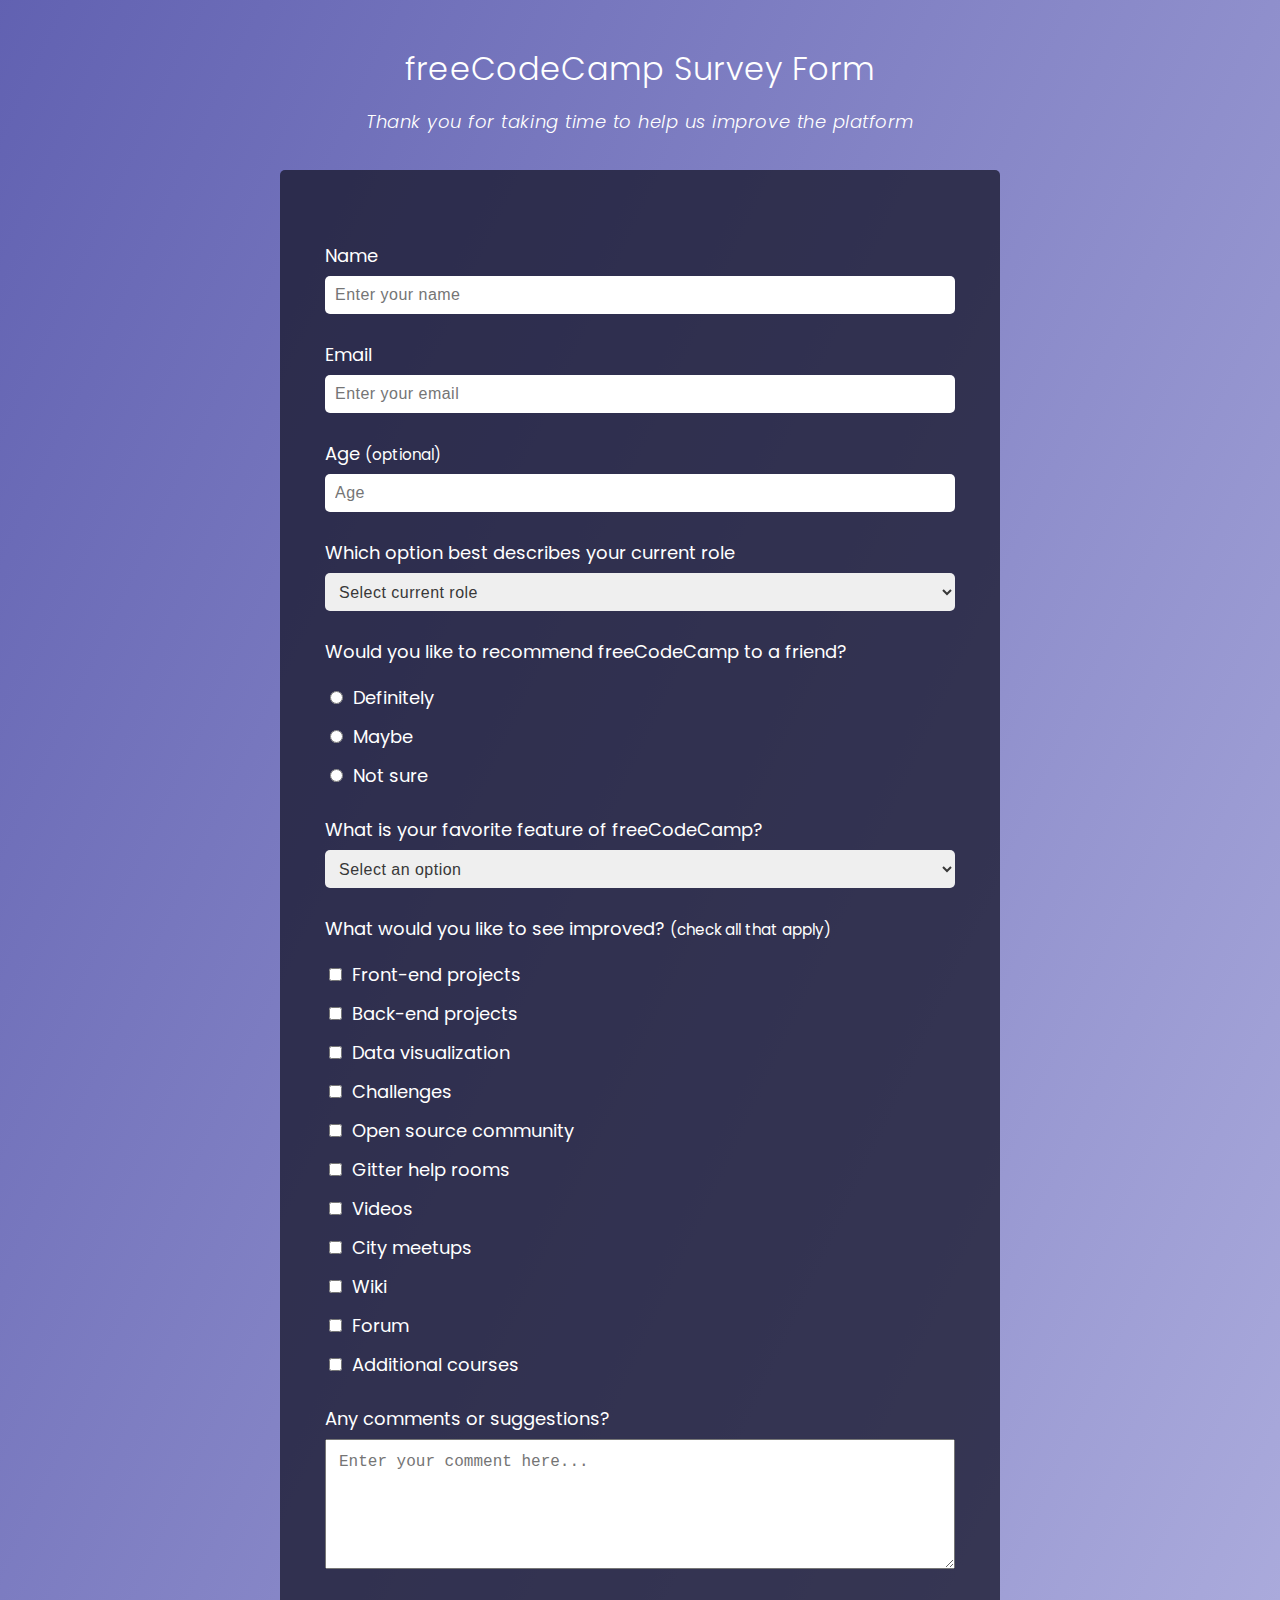
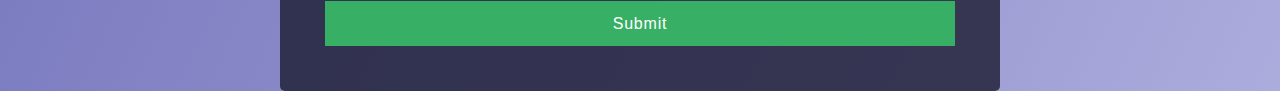
<file: Survey Form/index.html>
<!DOCTYPE html>
<html lang="en">
  <head>
    <meta charset="UTF-8" />
    <meta name="viewport" content="width=device-width, initial-scale=1.0" />
    <meta http-equiv="X-UA-Compatible" content="ie=edge" />
    <link rel="stylesheet" href="./style.css"">
    <title>Survey Form</title>
  </head>
  <body>
    <div class="container">
      <h1 id="title" class="survey-title">freeCodeCamp Survey Form</h1>
      <p id="description">
        Thank you for taking time to help us improve the platform
      </p>
      <div class="form-section">
        <form id="survey-form" action="">
          <div class="label-div">
            <label id="name-label" for="name">Name</label>
          </div>
          <div class="input-div">
            <input
              type="text"
              name="name"
              id="name"
              placeholder="Enter your name"
              required
            />
          </div>
          <div class="label-div">
            <label id="email-label" for="email">Email</label>
          </div>
          <div class="input-div">
            <input
              type="email"
              name="email"
              id="email"
              placeholder="Enter your email"
              required
            />
          </div>
          <div class="label-div">
            <label id="number-label" for="number"
              >Age <span class="description-small">(optional)</span></label
            >
          </div>
          <div class="input-div">
            <input
              type="number"
              name="age"
              id="number"
              min="1"
              max="99"
              placeholder="Age"
            />
          </div>
          <div class="label-div">
            <label for="dropdown"
              >Which option best describes your current role</label
            >
          </div>
          <div class="input-div">
            <select name="current-role" id="dropdown">
              <option value="" selected>Select current role</option>
              <option value="student">Student</option>
              <option value="full-time-job">Full time job</option>
              <option value="full-time-learner">Full time learner</option>
              <option value="prefer-not-to-say">Prefer not to say</option>
              <option value="other">Other</option>
            </select>
          </div>
          <div class="label-div">
            <label for=""
              >Would you like to recommend freeCodeCamp to a friend?</label
            >
          </div>
          <div class="input-div-radio">
            <label for="recommend"
              ><input
                type="radio"
                name="recommend"
                id="recommend"
                value="definitely"
              />Definitely</label
            >
            <label
              ><input
                type="radio"
                name="recommend"
                id="recommend"
                value="maybe"
              />Maybe</label
            >
            <label
              ><input
                type="radio"
                name="recommend"
                id="recommend"
                value="not-sure"
              />Not sure</label
            >
          </div>
          <div class="label-div">
            <label for="dropdown"
              >What is your favorite feature of freeCodeCamp?</label
            >
          </div>
          <div class="input-div">
            <select name="current-role" id="dropdown">
              <option value="" selected>Select an option</option>
              <option value="challenges">Challenges</option>
              <option value="projects">Projects</option>
              <option value="community">Community</option>
              <option value="Open source">Open source</option>
            </select>
          </div>
          <div class="label-div">
            <label
              >What would you like to see improved?
              <span class="description-small"
                >(check all that apply)</span
              ></label
            >
          </div>
          <div class="input-div-checkbox">
            <label>
              <input
                type="checkbox"
                name="improve"
                id="improve"
                value="front-end-projects"
              />Front-end projects
            </label>
            <label>
              <input
                type="checkbox"
                name="improve"
                id="improve"
                value="back-end-projects"
              />Back-end projects
            </label>
            <label>
              <input
                type="checkbox"
                name="improve"
                id="improve"
                value="data-visualization"
              />Data visualization
            </label>
            <label>
              <input
                type="checkbox"
                name="improve"
                id="improve"
                value="challenges"
              />Challenges
            </label>
            <label>
              <input
                type="checkbox"
                name="improve"
                id="improve"
                value="open-source-community"
              />Open source community
            </label>
            <label>
              <input
                type="checkbox"
                name="improve"
                id="improve"
                value="gitter-help-rooms"
              />Gitter help rooms
            </label>
            <label>
              <input
                type="checkbox"
                name="improve"
                id="improve"
                value="videos"
              />Videos
            </label>
            <label>
              <input
                type="checkbox"
                name="improve"
                id="improve"
                value="city-meetups"
              />City meetups
            </label>
            <label>
              <input
                type="checkbox"
                name="improve"
                id="improve"
                value="wiki"
              />Wiki
            </label>
            <label>
              <input
                type="checkbox"
                name="improve"
                id="improve"
                value="forum"
              />Forum
            </label>
            <label>
              <input
                type="checkbox"
                name="improve"
                id="improve"
                value="Additional courses"
              />Additional courses
            </label>
          </div>
          <div class="label-div">
            <label for="textarea">Any comments or suggestions?</label>
          </div>
          <div class="input-div">
            <textarea
              name="textarea"
              id="textarea"
              placeholder="Enter your comment here..."
            ></textarea>
          </div>
          <button id="submit" class="btn btn-submit">Submit</button>
        </form>
      </div>
    </div>
    <script src="https://cdn.freecodecamp.org/testable-projects-fcc/v1/bundle.js"></script>
  </body>
</html>
</file>
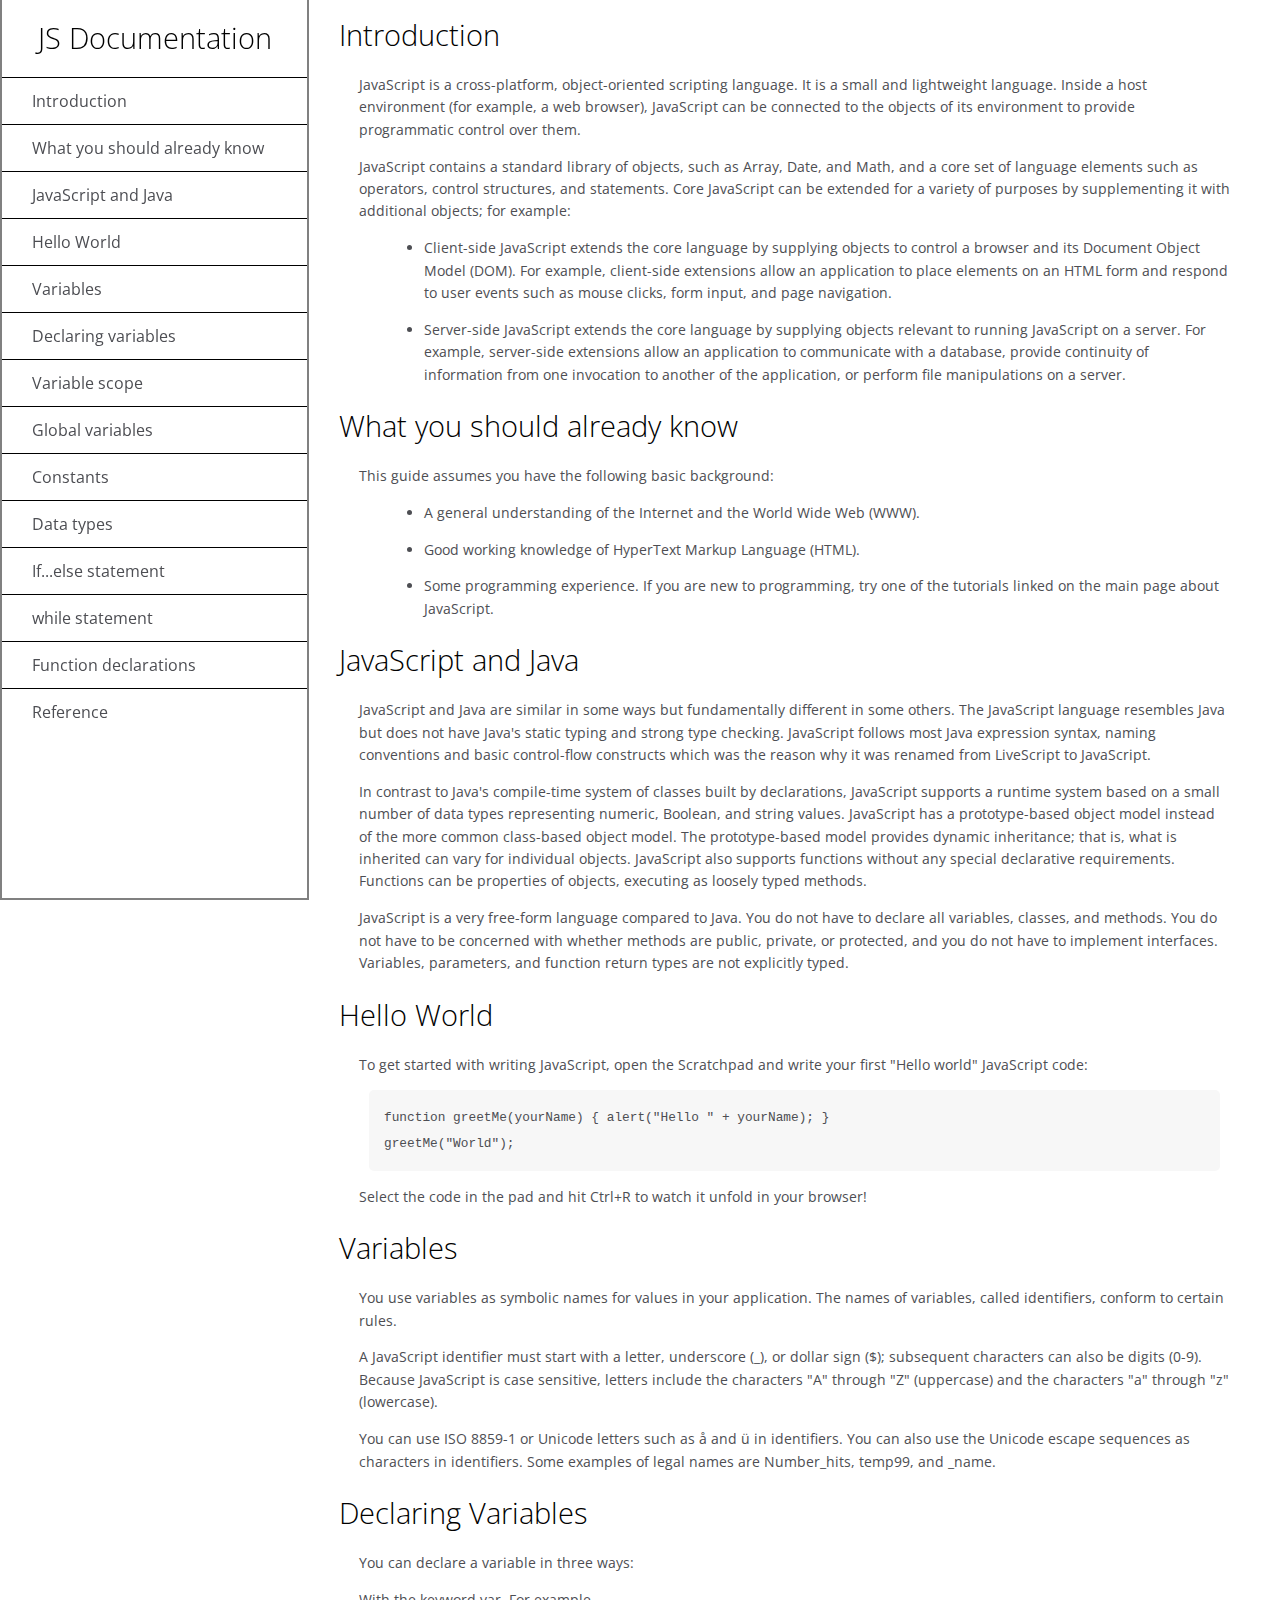
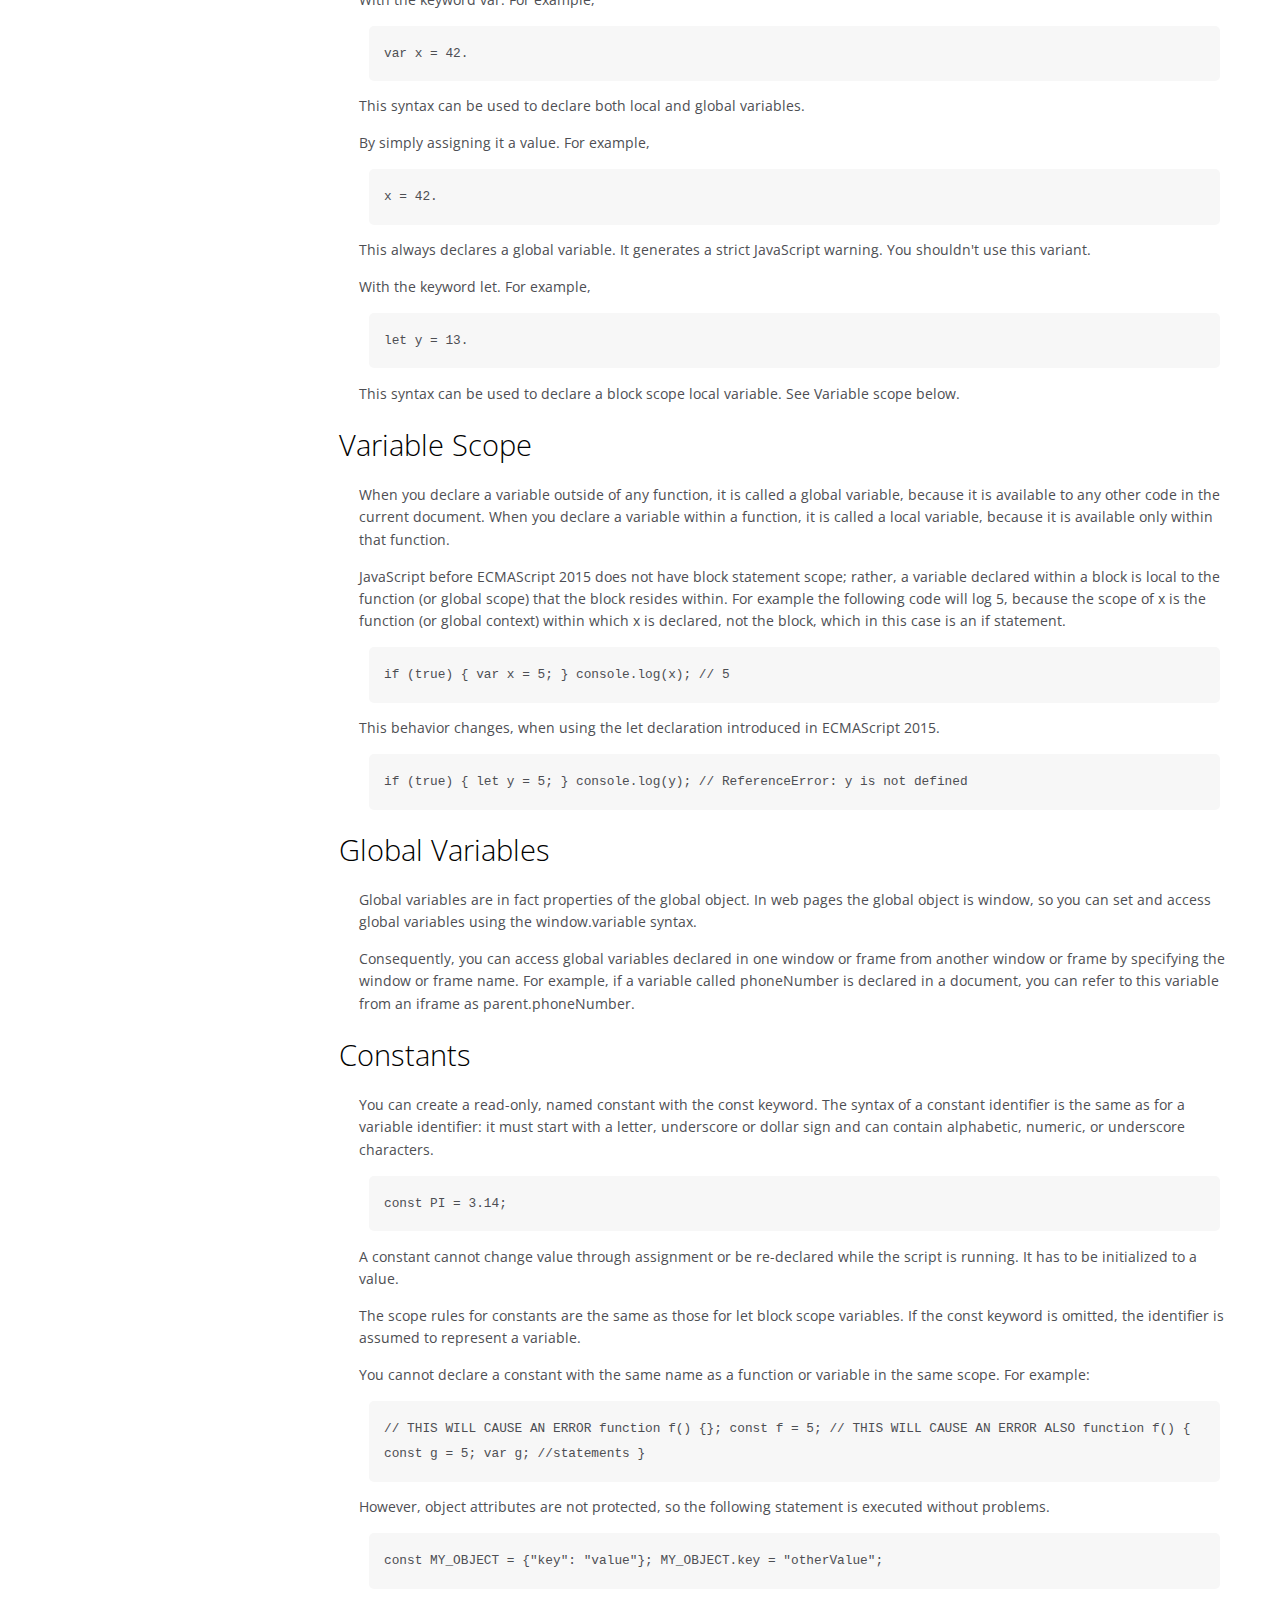
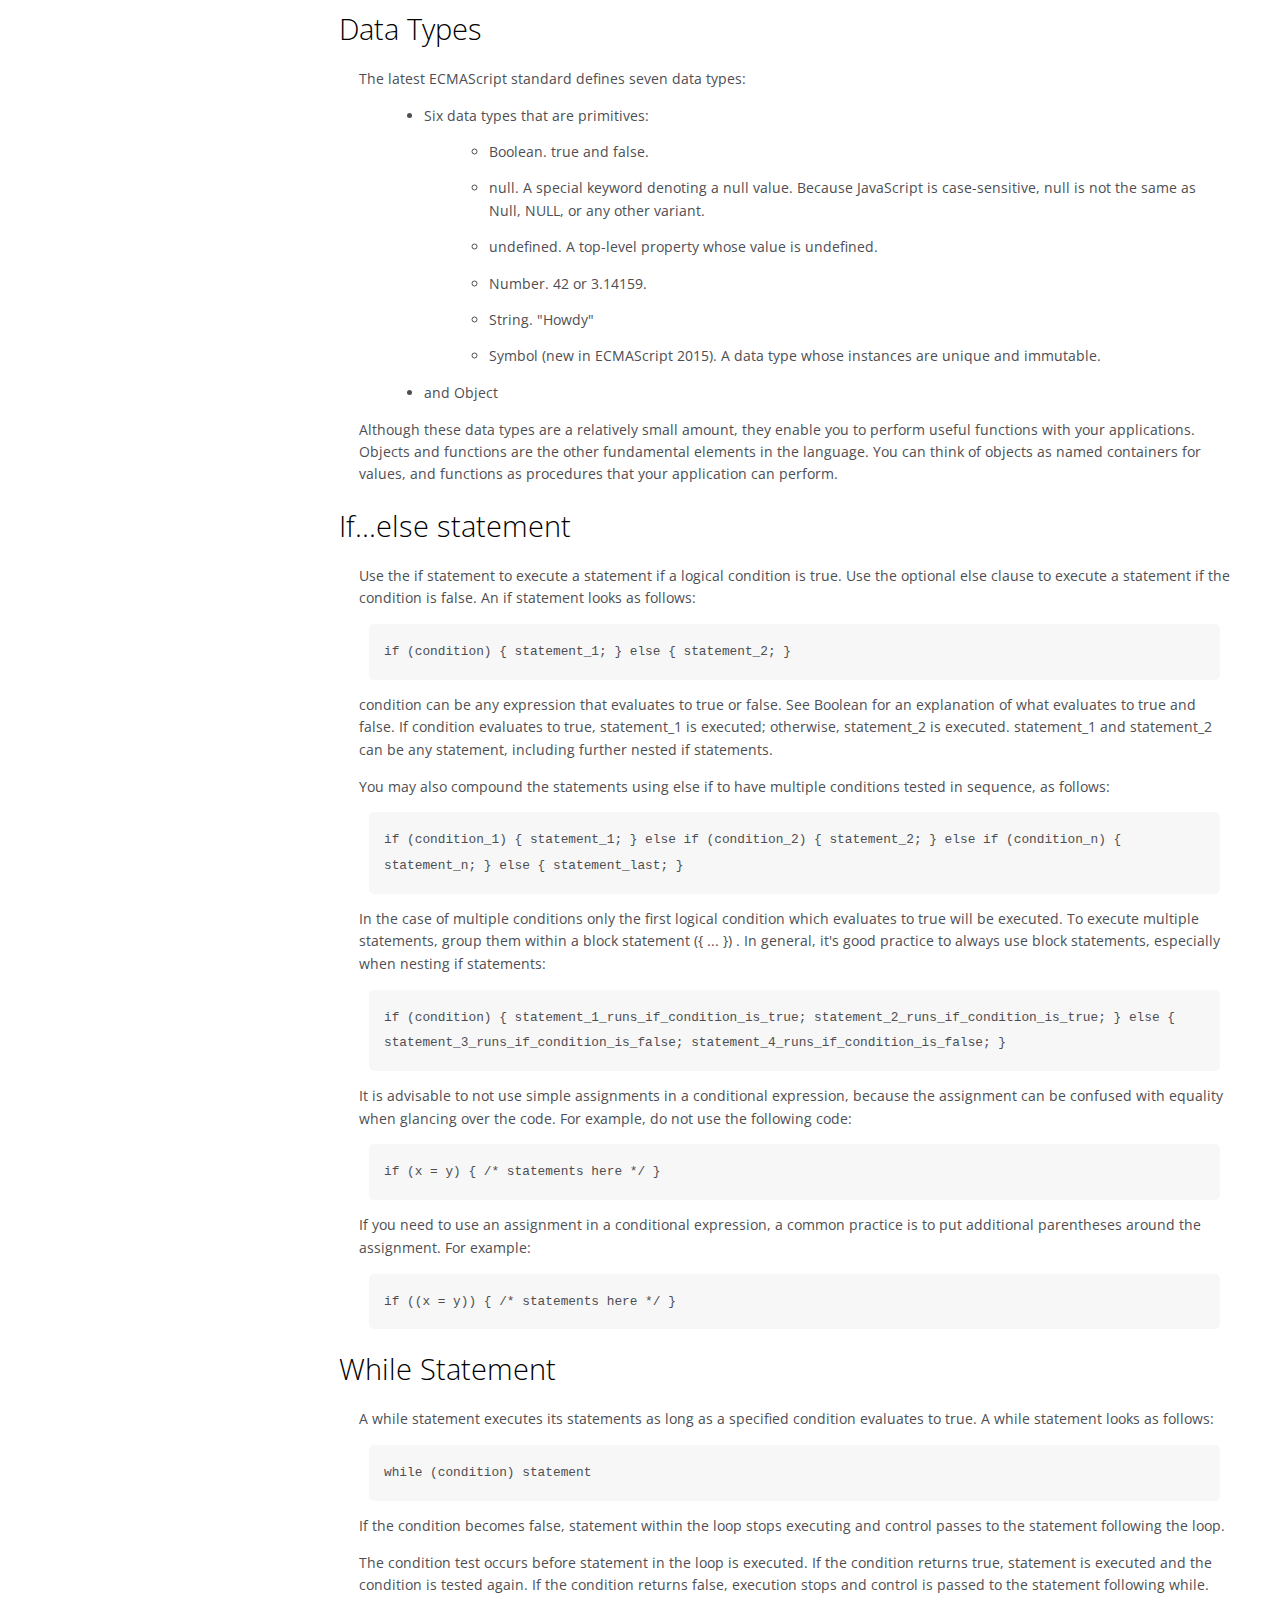
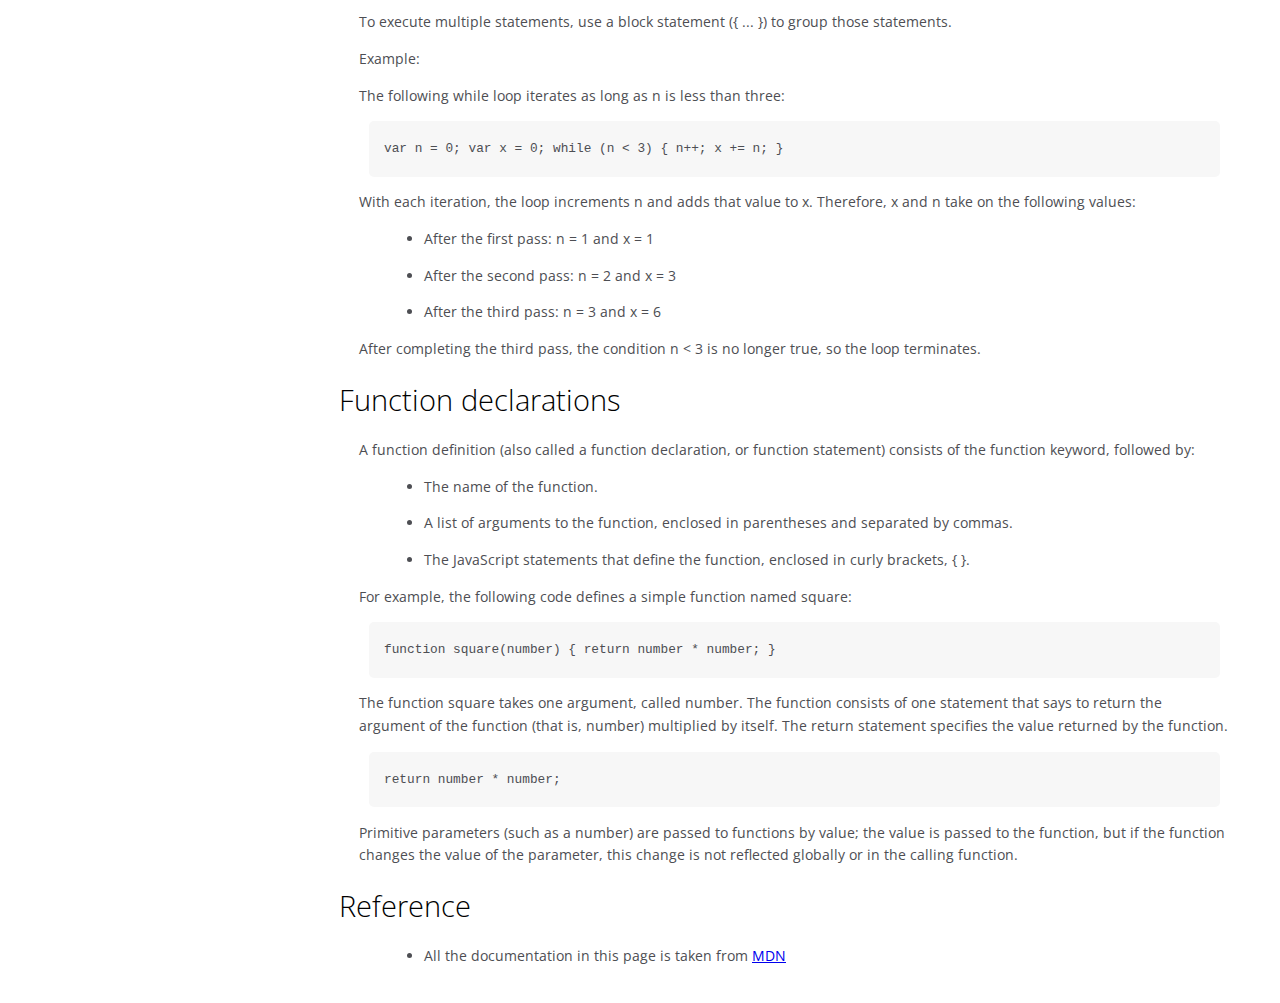
<file: Technical Documentation Page/index.html>
<!DOCTYPE html>
<html>
<head>
	<meta charset="utf-8">
	<meta name="viewport" content="width=device-width, initial-scale=1.0">
	<link rel="stylesheet" href="./style.css">
	<title>Technical Documentation Page</title>
</head>
<body>
	<nav id="navbar" class="navbar">
		<header>JS Documentation</header>
		<ul class="nav-links">
			<li><a class="nav-link" href="#introduction">Introduction</a></li>
			<li><a class="nav-link" href="#what_you_should_already_know">What you should already know</a></li>
			<li><a class="nav-link" href="#javaScript_and_Java">JavaScript and Java</a></li>
			<li><a class="nav-link" href="#hello_World">Hello World</a></li>
			<li><a class="nav-link" href="#variables">Variables</a></li>
			<li><a class="nav-link" href="#declaring_variables">Declaring variables</a></li>
			<li><a class="nav-link" href="#variable_scope">Variable scope</a></li>
			<li><a class="nav-link" href="#global_variables">Global variables</a></li>
			<li><a class="nav-link" href="#constants">Constants</a></li>
			<li><a class="nav-link" href="#data_types">Data types</a></li>
			<li><a class="nav-link" href="#if...else_statement">If...else statement</a></li>
			<li><a class="nav-link" href="#while_statement">while statement</a></li>
			<li><a class="nav-link" href="#function_declarations">Function declarations</a></li>
			<li><a class="nav-link" href="#reference">Reference</a></li>
		</ul>
	</nav>
	<main id="main-doc">
		<section id="introduction" class="main-section">
			<header class="section-heading">Introduction</header>
			<article>
				<p>
				JavaScript is a cross-platform, object-oriented scripting language. It is a small and lightweight language. Inside a host environment (for example, a web browser), JavaScript can be connected to the objects of its environment to provide programmatic control over them.</p>
				<p>JavaScript contains a standard library of objects, such as Array, Date, and Math, and a core set of language elements such as operators, control structures, and statements. Core JavaScript can be extended for a variety of purposes by supplementing it with additional objects; for example:</p>
				<ul>
					<li>
						<p>Client-side JavaScript extends the core language by supplying objects to control a browser and its Document Object Model (DOM). For example, client-side extensions allow an application to place elements on an HTML form and respond to user events such as mouse clicks, form input, and page navigation.</p>
					</li>
					<li>
						<p>Server-side JavaScript extends the core language by supplying objects relevant to running JavaScript on a server. For example, server-side extensions allow an application to communicate with a database, provide continuity of information from one invocation to another of the application, or perform file manipulations on a server.</p>
					</li>
				</ul>
			</article>
		</section>
		<section id="what_you_should_already_know" class="main-section">
			<header class="section-heading">What you should already know</header>
			<article>
				<p>This guide assumes you have the following basic background:</p>
				<ul>
					<li>
						<p>A general understanding of the Internet and the World Wide Web (WWW).</p>
					</li>
					<li>
						<p>Good working knowledge of HyperText Markup Language (HTML).</p>
					</li>
					<li>
						<p>Some programming experience. If you are new to programming, try one of the tutorials linked on the main page about JavaScript.</p>
						</li>
				</ul>
			</article>
		</section>
		<section id="javaScript_and_Java" class="main-section">
			<header class="section-heading">JavaScript and Java</header>
			<article>
				<p>JavaScript and Java are similar in some ways but fundamentally different in some others. The JavaScript language resembles Java but does not have Java's static typing and strong type checking. JavaScript follows most Java expression syntax, naming conventions and basic control-flow constructs which was the reason why it was renamed from LiveScript to JavaScript.</p>
				<p>In contrast to Java's compile-time system of classes built by declarations, JavaScript supports a runtime system based on a small number of data types representing numeric, Boolean, and string values. JavaScript has a prototype-based object model instead of the more common class-based object model. The prototype-based model provides dynamic inheritance; that is, what is inherited can vary for individual objects. JavaScript also supports functions without any special declarative requirements. Functions can be properties of objects, executing as loosely typed methods.</p>
				<p>JavaScript is a very free-form language compared to Java. You do not have to declare all variables, classes, and methods. You do not have to be concerned with whether methods are public, private, or protected, and you do not have to implement interfaces. Variables, parameters, and function return types are not explicitly typed.
				</p>
			</article>
		</section>
		<section id="hello_World" class="main-section">
			<header class="section-heading">Hello World</header>
			<article>
				<p>To get started with writing JavaScript, open the Scratchpad and write your first "Hello world" JavaScript code:</p>
				<p>
				<code>
				function greetMe(yourName) { alert("Hello " + yourName); }<br>
				greetMe("World");
				</code>
				</p>
				<p>Select the code in the pad and hit Ctrl+R to watch it unfold in your browser!</p>
			</article>
		</section>
		<section id="variables" class="main-section">
			<header class="section-heading">Variables</header>
			<article>
				<p>You use variables as symbolic names for values in your application. The names of variables, called identifiers, conform to certain rules.</p>
				<p>A JavaScript identifier must start with a letter, underscore (_), or dollar sign ($); subsequent characters can also be digits (0-9). Because JavaScript is case sensitive, letters include the characters "A" through "Z" (uppercase) and the characters "a" through "z" (lowercase).</p>
				<p>You can use ISO 8859-1 or Unicode letters such as å and ü in identifiers. You can also use the Unicode escape sequences as characters in identifiers. Some examples of legal names are Number_hits, temp99, and _name.</p>
			</article>
		</section>
		<section id="declaring_variables" class="main-section">
			<header class="section-heading">Declaring Variables</header>
			<article>
				<p>You can declare a variable in three ways:</p>
				<p>With the keyword var. For example,</p>
				<code>var x = 42.</code>
				<p>This syntax can be used to declare both local and global variables.</p>
				<p>By simply assigning it a value. For example,</p>
				<code>x = 42.</code>
				<p>This always declares a global variable. It generates a strict JavaScript warning. You shouldn't use this variant.</p>
				<p>With the keyword let. For example,</p>
				<code>let y = 13.</code>
				<p>This syntax can be used to declare a block scope local variable. See Variable scope below.</p>
			</article>
		</section>
		<section id="variable_scope" class="main-section">
			<header class="section-heading">Variable Scope</header>
			<article>
				<p>When you declare a variable outside of any function, it is called a global variable, because it is available to any other code in the current document. When you declare a variable within a function, it is called a local variable, because it is available only within that function.</p>
				<p>JavaScript before ECMAScript 2015 does not have block statement scope; rather, a variable declared within a block is local to the function (or global scope) that the block resides within. For example the following code will log 5, because the scope of x is the function (or global context) within which x is declared, not the block, which in this case is an if statement.</p>
				<code>if (true) { var x = 5; } console.log(x); // 5</code>
				<p>This behavior changes, when using the let declaration introduced in ECMAScript 2015.</p>
				<code>if (true) { let y = 5; } console.log(y); // ReferenceError: y is not
				defined</code>
			</article>
		</section>
		<section id="global_variables" class="main-section">
			<header class="section-heading">Global Variables</header>
			<article>
				<p>Global variables are in fact properties of the global object. In web pages the global object is window, so you can set and access global variables using the window.variable syntax.</p>
				<p>Consequently, you can access global variables declared in one window or frame from another window or frame by specifying the window or frame name. For example, if a variable called phoneNumber is declared in a document, you can refer to this variable from an iframe as parent.phoneNumber.</p>
			</article>
		</section>
		<section id="constants" class="main-section">
			<header class="section-heading">Constants</header>
			<article>
				<p>You can create a read-only, named constant with the const keyword. The syntax of a constant identifier is the same as for a variable identifier: it must start with a letter, underscore or dollar sign and can contain alphabetic, numeric, or underscore characters.</p>
				<code>const PI = 3.14;</code>
				<p>A constant cannot change value through assignment or be re-declared while the script is running. It has to be initialized to a value.</p>
				<p>The scope rules for constants are the same as those for let block scope variables. If the const keyword is omitted, the identifier is assumed to represent a variable.</p>
				<p>You cannot declare a constant with the same name as a function or variable in the same scope. For example:</p>
				<code>// THIS WILL CAUSE AN ERROR function f() {}; const f = 5; // THIS WILL
				CAUSE AN ERROR ALSO function f() { const g = 5; var g; //statements }</code>
				<p>However, object attributes are not protected, so the following statement is executed without problems.</p>
				<code>const MY_OBJECT = {"key": "value"}; MY_OBJECT.key = "otherValue";</code>
			</article>
		</section>
		<section id="data_types" class="main-section">
			<header class="section-heading">Data Types</header>
			<article>
				<p>The latest ECMAScript standard defines seven data types:</p>
				<ul>
					<li>Six data types that are primitives:
						<ul>
							<li>Boolean. true and false.</li>
							<li>null. A special keyword denoting a null value. Because JavaScript is case-sensitive, null is not the same as Null, NULL, or any other variant.</li>
							<li>undefined. A top-level property whose value is undefined.</li>
							<li>Number. 42 or 3.14159.</li>
							<li>String. "Howdy"</li>
							<li>Symbol (new in ECMAScript 2015). A data type whose instances are unique and immutable.</li>
						</ul>
					</li>
					<li>and Object</li>
				</ul>
				<p>Although these data types are a relatively small amount, they enable you to perform useful functions with your applications. Objects and functions are the other fundamental elements in the language. You can think of objects as named containers for values, and functions as procedures that your application can perform.</p>
			</article>
		</section>
		<section id="if...else_statement" class="main-section">
			<header class="section-heading">If...else statement</header>
			<article>
				<p>Use the if statement to execute a statement if a logical condition is true. Use the optional else clause to execute a statement if the condition is false. An if statement looks as follows:</p>
				<code>if (condition) { statement_1; } else { statement_2; }</code>
				<p>condition can be any expression that evaluates to true or false. See Boolean for an explanation of what evaluates to true and false. If condition evaluates to true, statement_1 is executed; otherwise, statement_2 is executed. statement_1 and statement_2 can be any statement, including further nested if statements.</p>
				<p>You may also compound the statements using else if to have multiple conditions tested in sequence, as follows:</p>
				<code>if (condition_1) { statement_1; } else if (condition_2) { statement_2;
				} else if (condition_n) { statement_n; } else { statement_last; }</code>
				<p>In the case of multiple conditions only the first logical condition which evaluates to true will be executed. To execute multiple statements, group them within a block statement ({ ... }) . In general, it's good practice to always use block statements, especially when nesting if statements:</p>
				<code>if (condition) { statement_1_runs_if_condition_is_true;
				statement_2_runs_if_condition_is_true; } else {
				statement_3_runs_if_condition_is_false;
				statement_4_runs_if_condition_is_false; }
				</code>
				<p>It is advisable to not use simple assignments in a conditional expression, because the assignment can be confused with equality when glancing over the code. For example, do not use the following code:</p>
				<code>if (x = y) { /* statements here */ }</code>
				<p>If you need to use an assignment in a conditional expression, a common practice is to put additional parentheses around the assignment. For example:</p>
				<code>if ((x = y)) { /* statements here */ }</code>
			</article>
		</section>
		<section id="while_statement" class="main-section">
			<header class="section-heading">While Statement</header>
			<article>
				<p>A while statement executes its statements as long as a specified condition evaluates to true. A while statement looks as follows:</p>
				<code>while (condition) statement</code>
				<p>If the condition becomes false, statement within the loop stops executing and control passes to the statement following the loop.</p>
				<p>The condition test occurs before statement in the loop is executed. If the condition returns true, statement is executed and the condition is tested again. If the condition returns false, execution stops and control is passed to the statement following while.</p>
				<p>To execute multiple statements, use a block statement ({ ... }) to group those statements.</p>
				<p>Example:</p>
				<p>The following while loop iterates as long as n is less than three:</p>
				<code>var n = 0; var x = 0; while (n < 3) { n++; x += n; }</code>
				<p>With each iteration, the loop increments n and adds that value to x. Therefore, x and n take on the following values:</p>
				<ul>
					<li>After the first pass: n = 1 and x = 1</li>
					<li>After the second pass: n = 2 and x = 3</li>
					<li>After the third pass: n = 3 and x = 6</li>
				</ul>
				<p>After completing the third pass, the condition n < 3 is no longer true, so the loop terminates.</p>
			</article>
		</section>
		<section id="function_declarations" class="main-section">
			<header class="section-heading">Function declarations</header>
			<article>
				<p>A function definition (also called a function declaration, or function statement) consists of the function keyword, followed by:</p>
				<ul>
					<li>The name of the function.</li>
					<li>A list of arguments to the function, enclosed in parentheses and separated by commas.</li>
					<li>The JavaScript statements that define the function, enclosed in curly brackets, { }.</li>
				</ul>
				<p>For example, the following code defines a simple function named square:</p>
				<code>function square(number) { return number * number; }</code>
				<p>The function square takes one argument, called number. The function consists of one statement that says to return the argument of the function (that is, number) multiplied by itself. The return statement specifies the value returned by the function.</p>
				<code>return number * number;</code>
				<p>Primitive parameters (such as a number) are passed to functions by value; the value is passed to the function, but if the function changes the value of the parameter, this change is not reflected globally or in the calling function.</p>
			</article>
		</section>
		<section id="reference" class="main-section">
			<header class="section-heading">Reference</header>
			<article>
				<ul>
					<li>All the documentation in this page is taken from <a href="https://developer.mozilla.org/en-US/docs/Web/JavaScript/Guide" target="_blank">MDN</a></li>
				</ul>
			</article>
		</section>
	</main>
	<script type="text/javascript" src="https://cdn.freecodecamp.org/testable-projects-fcc/v1/bundle.js"></script> 
</body>
</html>
</file>
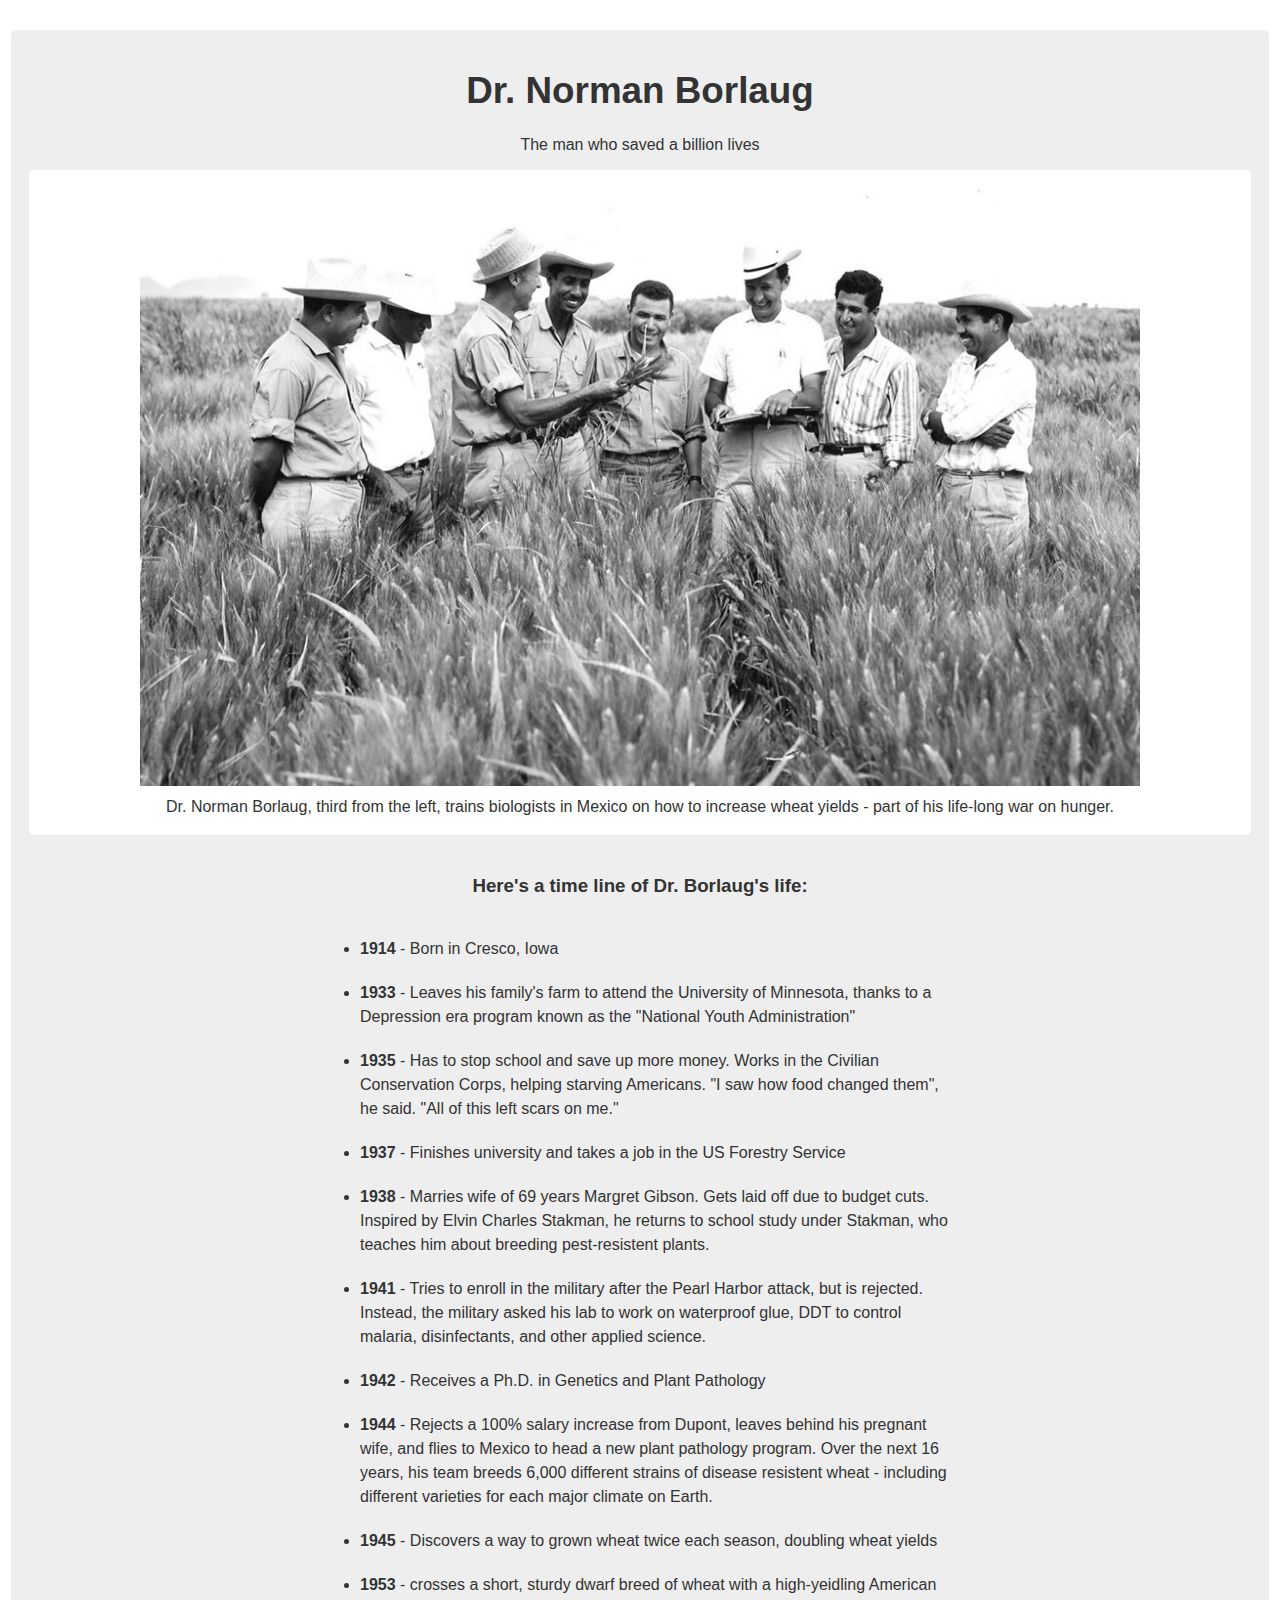
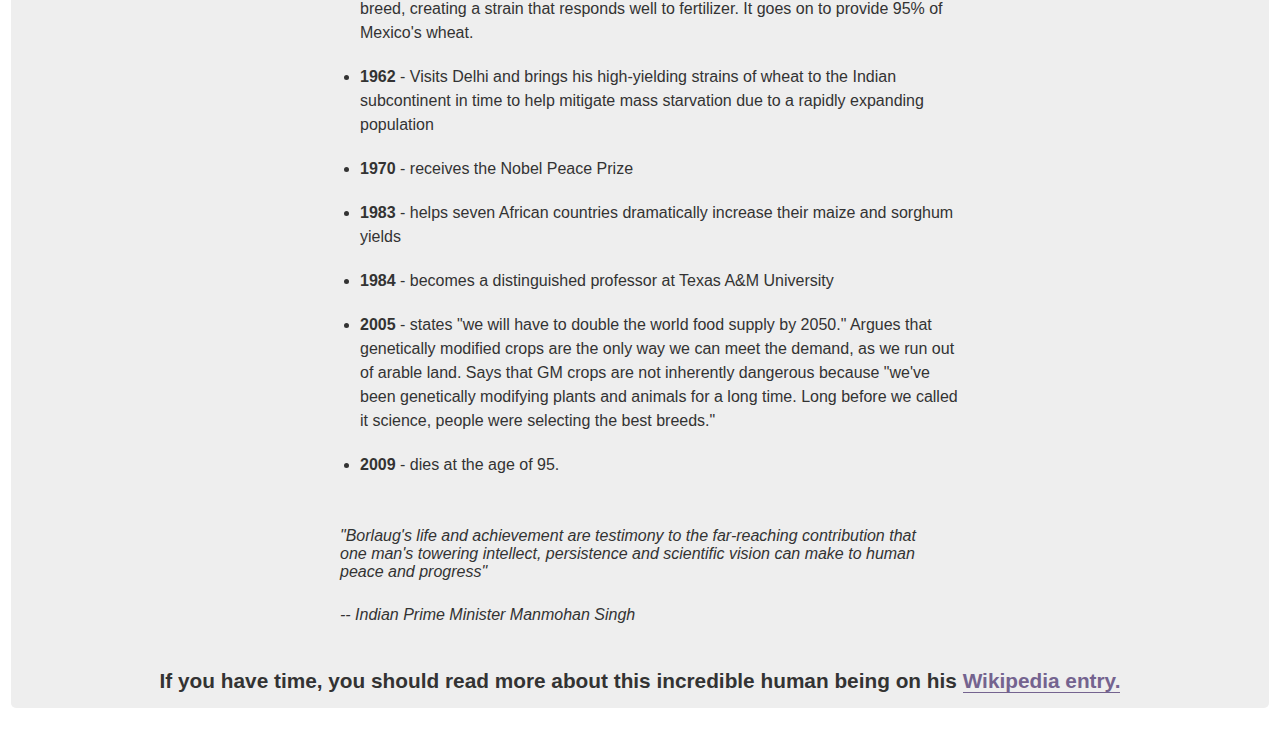
<file: Tribute Page/index.html>
<!DOCTYPE html>
<html lang="en">
  <head>
    <meta charset="UTF-8" />
    <meta name="viewport" content="width=device-width, initial-scale=1.0" />
    <meta http-equiv="X-UA-Compatible" content="ie=edge" />
    <link rel="stylesheet" href="./style.css" />
    <title>Tribute Page</title>
  </head>
  <body>
    <div id="main" class="main-div">
      <h1 id="title">Dr. Norman Borlaug</h1>
      <p>The man who saved a billion lives</p>

      <figure id="img-div">
        <div>
          <img
            src="./normalBorlaugImg.jpg"
            alt="Image of Dr. Norman and other people in wheat field"
            id="image"
          />
          <figcaption id="img-caption">
            Dr. Norman Borlaug, third from the left, trains biologists in Mexico
            on how to increase wheat yields - part of his life-long war on
            hunger.
          </figcaption>
        </div>
      </figure>
      <div id="tribute-info" class="tribute-info">
        <h3>Here's a time line of Dr. Borlaug's life:</h3>
        <ul>
          <li><strong>1914</strong> - Born in Cresco, Iowa</li>
          <li>
            <strong>1933 </strong> - Leaves his family's farm to attend the
            University of Minnesota, thanks to a Depression era program known as
            the "National Youth Administration"
          </li>
          <li>
            <strong>1935 </strong> - Has to stop school and save up more money.
            Works in the Civilian Conservation Corps, helping starving
            Americans. "I saw how food changed them", he said. "All of this left
            scars on me."
          </li>
          <li>
            <strong>1937 </strong> - Finishes university and takes a job in the
            US Forestry Service
          </li>
          <li>
            <strong>1938 </strong> - Marries wife of 69 years Margret Gibson.
            Gets laid off due to budget cuts. Inspired by Elvin Charles Stakman,
            he returns to school study under Stakman, who teaches him about
            breeding pest-resistent plants.
          </li>
          <li>
            <strong>1941 </strong> - Tries to enroll in the military after the
            Pearl Harbor attack, but is rejected. Instead, the military asked
            his lab to work on waterproof glue, DDT to control malaria,
            disinfectants, and other applied science.
          </li>
          <li>
            <strong>1942 </strong> - Receives a Ph.D. in Genetics and Plant
            Pathology
          </li>
          <li>
            <strong>1944 </strong> - Rejects a 100% salary increase from Dupont,
            leaves behind his pregnant wife, and flies to Mexico to head a new
            plant pathology program. Over the next 16 years, his team breeds
            6,000 different strains of disease resistent wheat - including
            different varieties for each major climate on Earth.
          </li>
          <li>
            <strong>1945 </strong> - Discovers a way to grown wheat twice each
            season, doubling wheat yields
          </li>
          <li>
            <strong>1953 </strong> - crosses a short, sturdy dwarf breed of
            wheat with a high-yeidling American breed, creating a strain that
            responds well to fertilizer. It goes on to provide 95% of Mexico's
            wheat.
          </li>
          <li>
            <strong>1962 </strong> - Visits Delhi and brings his high-yielding
            strains of wheat to the Indian subcontinent in time to help mitigate
            mass starvation due to a rapidly expanding population
          </li>
          <li><strong>1970 </strong> - receives the Nobel Peace Prize</li>
          <li>
            <strong>1983 </strong> - helps seven African countries dramatically
            increase their maize and sorghum yields
          </li>
          <li>
            <strong>1984 </strong> - becomes a distinguished professor at Texas
            A&M University
          </li>
          <li>
            <strong>2005 </strong> - states "we will have to double the world
            food supply by 2050." Argues that genetically modified crops are the
            only way we can meet the demand, as we run out of arable land. Says
            that GM crops are not inherently dangerous because "we've been
            genetically modifying plants and animals for a long time. Long
            before we called it science, people were selecting the best breeds."
          </li>
          <li><strong>2009 </strong> - dies at the age of 95.</li>
        </ul>
        <blockquote>
          "Borlaug's life and achievement are testimony to the far-reaching
          contribution that one man's towering intellect, persistence and
          scientific vision can make to human peace and progress"
        </blockquote>
        <p>-- Indian Prime Minister Manmohan Singh</p>
        <p class="read-more">
          If you have time, you should read more about this incredible human
          being on his
          <a
            href="https://en.wikipedia.org/wiki/Norman_Borlaug"
            id="tribute-link"
            target="_blank"
            >Wikipedia entry.</a
          >
        </p>
      </div>
    </div>
    <script src="https://cdn.freecodecamp.org/testable-projects-fcc/v1/bundle.js"></script>
  </body>
</html>
</file>
<file: Survey Form/style.css>
@import url("https://fonts.googleapis.com/css?family=Poppins:200i,400&display=swap");

* {
  box-sizing: border-box;
}

html,
body {
  margin: 0;
}

body {
  font-family: Poppins, sans-serif;
  font-size: 18px;
  color: #fff;
  background-image: linear-gradient(
      115deg,
      rgba(58, 58, 158, 0.8),
      rgba(136, 136, 206, 0.7)
    ),
    url(https://raw.githubusercontent.com/lasjorg/fcc-form-example-image/master/67103817-7c51e200-f18b-11e9-975f-f74561336a9a-lj.jpg);
}

.description-small {
  font-size: 0.95rem;
}

.container {
  margin: 0 auto;
  width: 720px;
}

.survey-title,
.container p {
  text-align: center;
  font-weight: 300;
}

.survey-title {
  margin-top: 45px;
  margin-bottom: 15px;
  font-size: 2rem;
  letter-spacing: 0.01em;
}

.container p {
  font-style: italic;
  margin-top: 0;
  word-spacing: 0.05em;
  letter-spacing: 0.03em;
  margin-bottom: 35px;
}

.form-section {
  padding: 45px;
  background-color: rgba(27, 27, 50, 0.8);
  border-radius: 5px;
}

.label-div {
  padding: 7px 0;
  margin-top: 20px;
}

.input-div input,
.input-div select {
  width: 100%;
  height: 38px;
  padding: 7px 10px;
  border-radius: 5px;
  border: 0;
  font-size: 1rem;
  letter-spacing: 0.03em;
}

.input-div select {
  color: #383838;
}

.input-div-radio input {
  margin-right: 10px;
}

.input-div-radio label {
  display: block;
  margin-top: 12px;
}

.input-div-checkbox input {
  margin-right: 10px;
}

.input-div-checkbox label {
  display: block;
  margin-top: 12px;
}

.input-div textarea {
  width: 100%;
  height: 130px;
  padding: 13px;
  font-size: 1rem;
}

.btn {
  width: 100%;
  height: 45px;
  margin-top: 25px;
  font-size: 1rem;
  border: 0;
  background-color: #37af65;
  color: #fff;
  letter-spacing: 0.05em;
}

@media only screen and (max-width: 767px) {
  .container {
    width: 520px;
  }
}

@media only screen and (max-width: 560px) {
  .container {
    width: 100%;
    margin: 0;
  }
}

@media only screen and (max-width: 480px) {
  .form-section {
    padding: 18px;
  }
}
</file>
<file: Technical Documentation Page/style.css>
@import url('https://fonts.googleapis.com/css?family=Open+Sans:400,700&display=swap');

body {
	margin: 0;
	font-family: "Open Sans", Arial;
	font-size: 14px;
}

.navbar {
	border: 2px solid grey;
	width: 305px;
	height: 100vh;
	position: fixed;
	bottom: 0;
	left: 0;
}

.navbar header {
	text-align: center;
	font-size: 1.8rem;
	font-weight: 300;
	margin: 20px 0;
}

.nav-links {
	height: 88%;
	list-style: none;
	padding: 0;
	overflow-y: auto;
	overflow-x: hidden;
}

.nav-links li {
	width: 100%;
	border-top: 1px solid #000;
}

.nav-link {
	display: block;
	text-decoration: none;
	color: #4d4e53;
	font-size: 1rem;
	padding: 12px 30px;
}

main {
	padding: 15px 30px;
	margin-left: 309px;
}

article {
	margin: 20px;
}

.section-heading {
	font-size: 1.8rem;
	font-weight: 300;
}

.main-section article {
	color: #4d4e53;
}

.main-section article p {
	font-size: 0.90rem;
	line-height: 1.40rem;
}

.main-section article ul {
	padding-left: 65px;
	line-height: 1.40rem;
}

.main-section article ul li {
	margin: 14px 0;
}

code {
	display: block;
	/*text-align: left;
	white-space: normal;
	position: relative;
	word-break: normal;
	word-wrap: normal;*/
	line-height: 2;
	background-color: #f7f7f7;
	padding: 15px;
	margin: 10px;
	border-radius: 5px;
	font-size: 0.8rem;
}

@media (max-width: 820px) {

	main {
		margin-left: 0;
	}

	.main-section {
	margin-top: 30px;
}

	.navbar {
		position: static;
		width: 100%;
		height: 270px;
		border: 0;
	}

	.nav-links {
		border: 2px solid grey;
	}
}
</file>
<file: Tribute Page/style.css>
body {
  color: #333;
  font-family: -apple-system, BlinkMacSystemFont, "Segoe UI", Roboto, Oxygen,
    Ubuntu, Cantarell, "Open Sans", "Helvetica Neue", sans-serif;
}

.main-div {
  margin: 30px 3px;
  background-color: #eee;
  border-radius: 5px;
  padding: 15px;
}

.main-div h1 {
  font-size: 2.3rem;
}

.main-div h1,
.main-div p {
  text-align: center;
}

.main-div figure {
  background-color: #fff;
  border-radius: 5px;
  margin: 3px;
  padding: 7px;
}

.main-div figure div {
  max-width: 1000px;
  margin: 0 auto;
}
.main-div figure img {
  display: block;
  max-width: 100%;
  height: auto;
}

.main-div figure figcaption {
  text-align: center;
  padding: 12px 0;
}

.tribute-info h3 {
  text-align: center;
  margin: 40px 0;
}

.tribute-info ul {
  max-width: 600px;
  margin: 0 auto;
  text-align: left;
}

.tribute-info ul li {
  margin-bottom: 20px;
  line-height: 1.5rem;
}

.tribute-info blockquote {
  max-width: 600px;
  margin: 0 auto;
  font-style: italic;
  margin-top: 50px;
}

.tribute-info p {
  max-width: 600px;
  margin: 0 auto;
  font-style: italic;
  text-align: left;
  margin-top: 25px;
}

.tribute-info .read-more {
  margin-top: 45px;
  text-align: center;
  max-width: 1000px;
  font-size: 1.3rem;
  font-style: normal;
  font-weight: bold;
}

.tribute-info .read-more a {
  text-decoration: none;
  color: #74638f;
  border-bottom: 1px solid #74638f;
}
</file>
